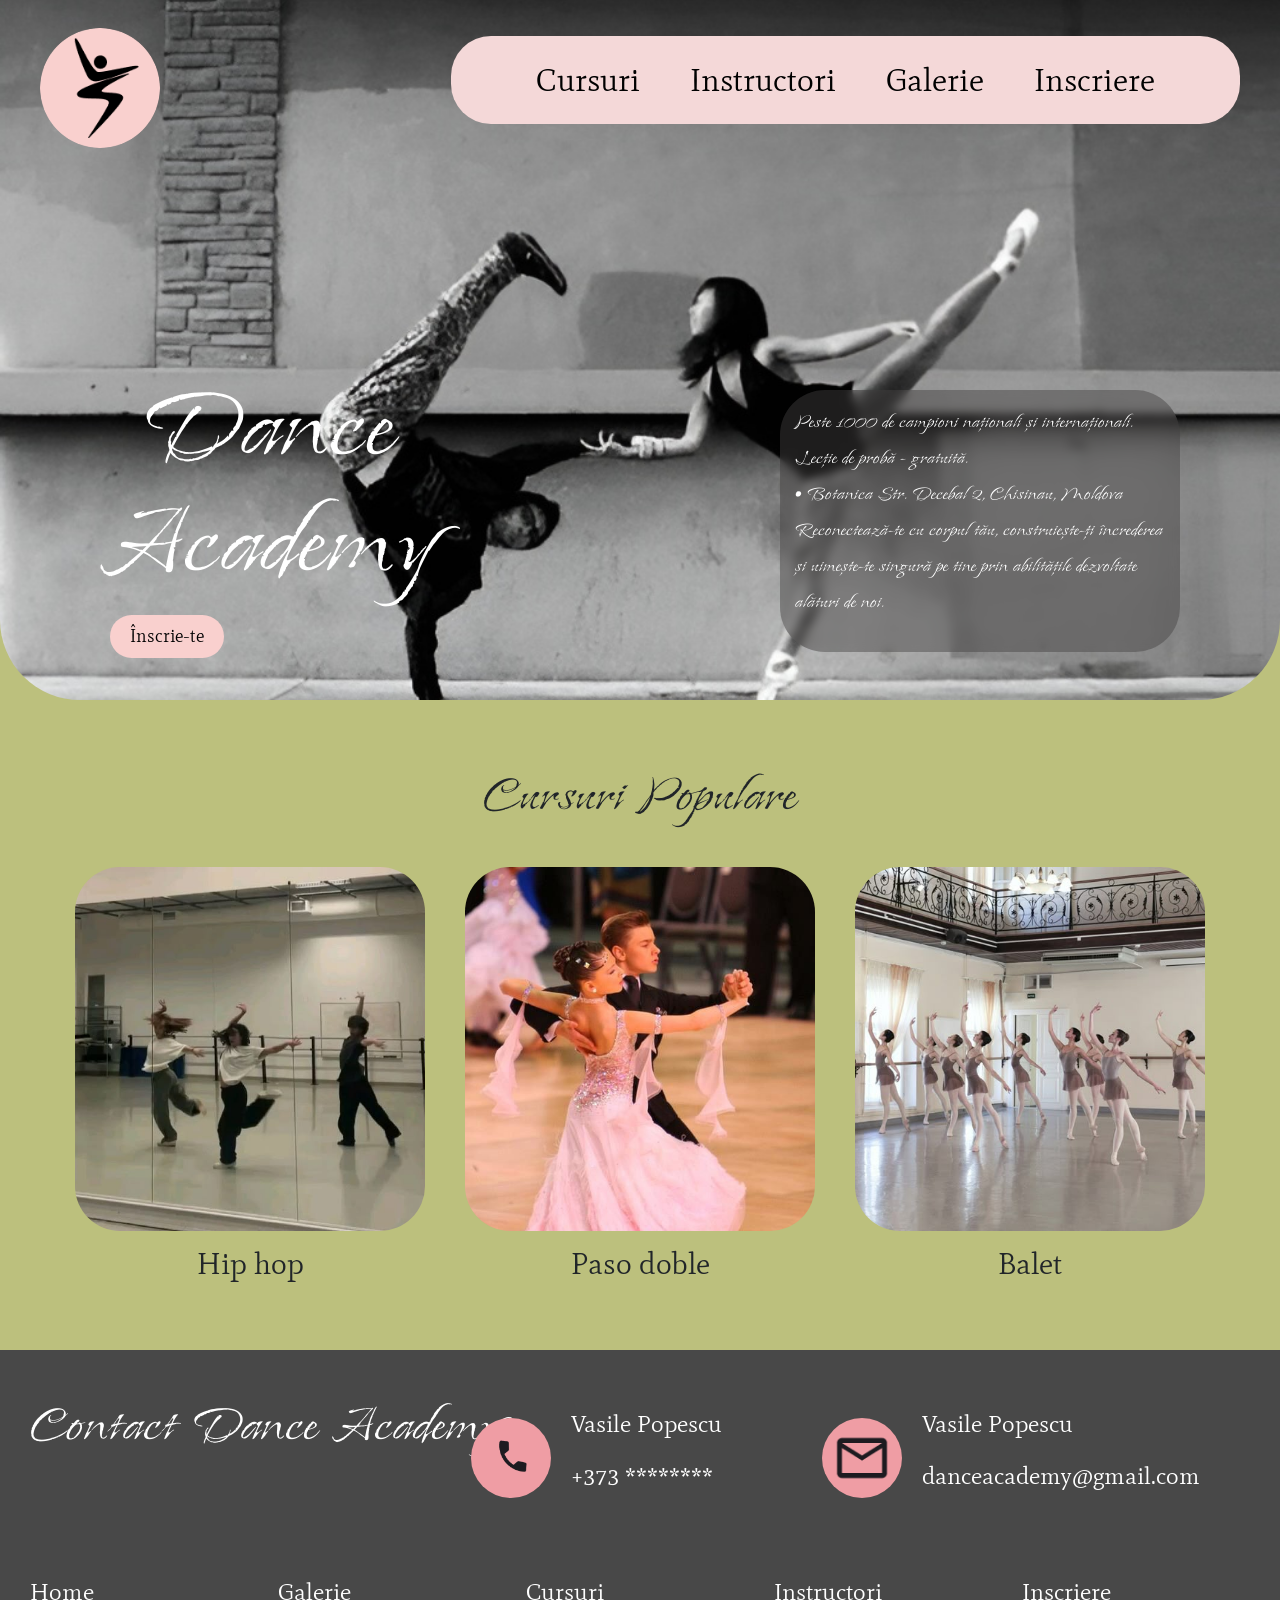
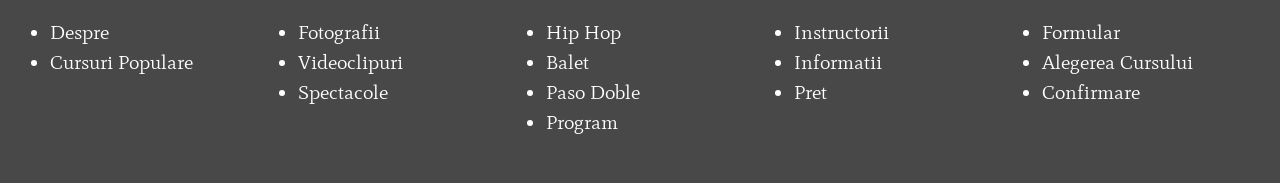
<file: index.html>
<!DOCTYPE html>
<html lang="ro">
<head>
    <meta charset="UTF-8">
    <meta name="viewport" content="width=device-width, initial-scale=1.0">
    <link rel="preconnect" href="https://fonts.googleapis.com">
    <link rel="preconnect" href="https://fonts.gstatic.com" crossorigin>
    <link href="https://fonts.googleapis.com/css2?family=Mate:ital@0;1&display=swap" rel="stylesheet">
    <link rel="preconnect" href="https://fonts.gstatic.com" crossorigin>
    <link href="https://fonts.googleapis.com/css2?family=Island+Moments&family=Mate:ital@0;1&display=swap" rel="stylesheet">
    <link rel="stylesheet" href="https://cdn.jsdelivr.net/npm/bootstrap@5.3.0/dist/css/bootstrap.min.css">
    <script src="js/script.js" defer></script>
    <script src="https://cdn.jsdelivr.net/npm/bootstrap@5.3.0/dist/js/bootstrap.bundle.min.js"></script>
    <title>Dance Academy</title>
    <link rel="stylesheet" href="style.css">
</head>
<body class="index">
    <header class="hero">
        <nav class="navbar">
             <div class="logo">
        <img src="assets/logo.png" alt="Dance Academy Logo">
    </div>
    <ul id="nav-menu">
        <li><a href="pages/cursuri.html">Cursuri</a></li>
        <li><a href="pages/instructori.html">Instructori</a></li>
        <li><a href="pages/galerie.html">Galerie</a></li>
        <li><a href="pages/inscriere.html">Inscriere</a></li>
    </ul>
   
   <button class="hamburger" id="hamburger">☰</button>
</nav>
        <div class="hero-content">
            <div class="left-text">
                <h1>Dance<br>Academy</h1>
                <a href="pages/inscriere.html" class="cta-btn">
                    Înscrie-te
                </a>
            </div>
            <div class="right-text">
                <p>
                Peste 1000 de campioni naționali și internaționali.
                Lecție de probă - gratuită.<br>
                 • Botanica Str. Decebal 2, Chisinau, Moldova
                Reconectează-te cu corpul tău, construiește-ți încrederea și uimește-te singură pe tine prin abilitățile dezvoltate alături de noi.     
                </p>
            </div>
        </div>
    </header>
    <main>
        <section class="courses">

            <h2>Cursuri Populare</h2>

            <div class="cards">

                <div class="card">
                    <img src="assets/img3.jpg"  alt="Hip hop" class="img-fluid">
                    <h3>Hip hop</h3>
                </div>

                <div class="card">
                    <img src="assets/img4.jpg" alt="Paso doble" class="img-fluid">
                    <h3>Paso doble</h3>
                </div>

                <div class="card">
                    <img src="assets/img5.jpg" alt="Balet" class="img-fluid">
                    <h3>Balet</h3>
                </div>

            </div>

        </section>

    </main>

    <footer>

        <div class="footer-title">
            Contact Dance Academy
        </div>

        

        <div class="contact-box">

    <div class="contact">
        <div class="circle">
            <img src="assets/phone.png" alt="Telefon">
        </div>

        <div class="contact-text">
            <p>Vasile Popescu</p>
            <p>+373 ********</p>
        </div>
    </div>

    <div class="contact">
        <div class="circle">
            <img src="assets/email.png" alt="Email">
        </div>

        <div class="contact-text">
            <p>Vasile Popescu</p>
            <p>danceacademy@gmail.com</p>
        </div>
    </div>

</div>
<br><br>
        <div class="footer-links">

            <div>
                <h4>Home</h4>
                <ul>
                    <li>Despre</li>
                    <li>Cursuri Populare</li>
                </ul>
            </div>

            <div>
                <h4>Galerie</h4>
                <ul>
                    <li>Fotografii</li>
                    <li>Videoclipuri</li>
                    <li>Spectacole</li>
                </ul>
            </div>

            <div>
                <h4>Cursuri</h4>
                <ul>
                    <li>Hip Hop</li>
                    <li>Balet</li>
                    <li>Paso Doble</li>
                    <li>Program</li>
                </ul>
            </div>

            <div>
                <h4>Instructori</h4>
                <ul>
                    <li>Instructorii</li>
                    <li>Informatii</li>
                    <li>Pret</li>
                </ul>
            </div>

            <div>
                <h4>Inscriere</h4>
                <ul>
                    <li>Formular</li>
                    <li>Alegerea Cursului</li>
                    <li>Confirmare</li>
                </ul>
            </div>

        </div>

    </footer>

</body>
</html>
</file>
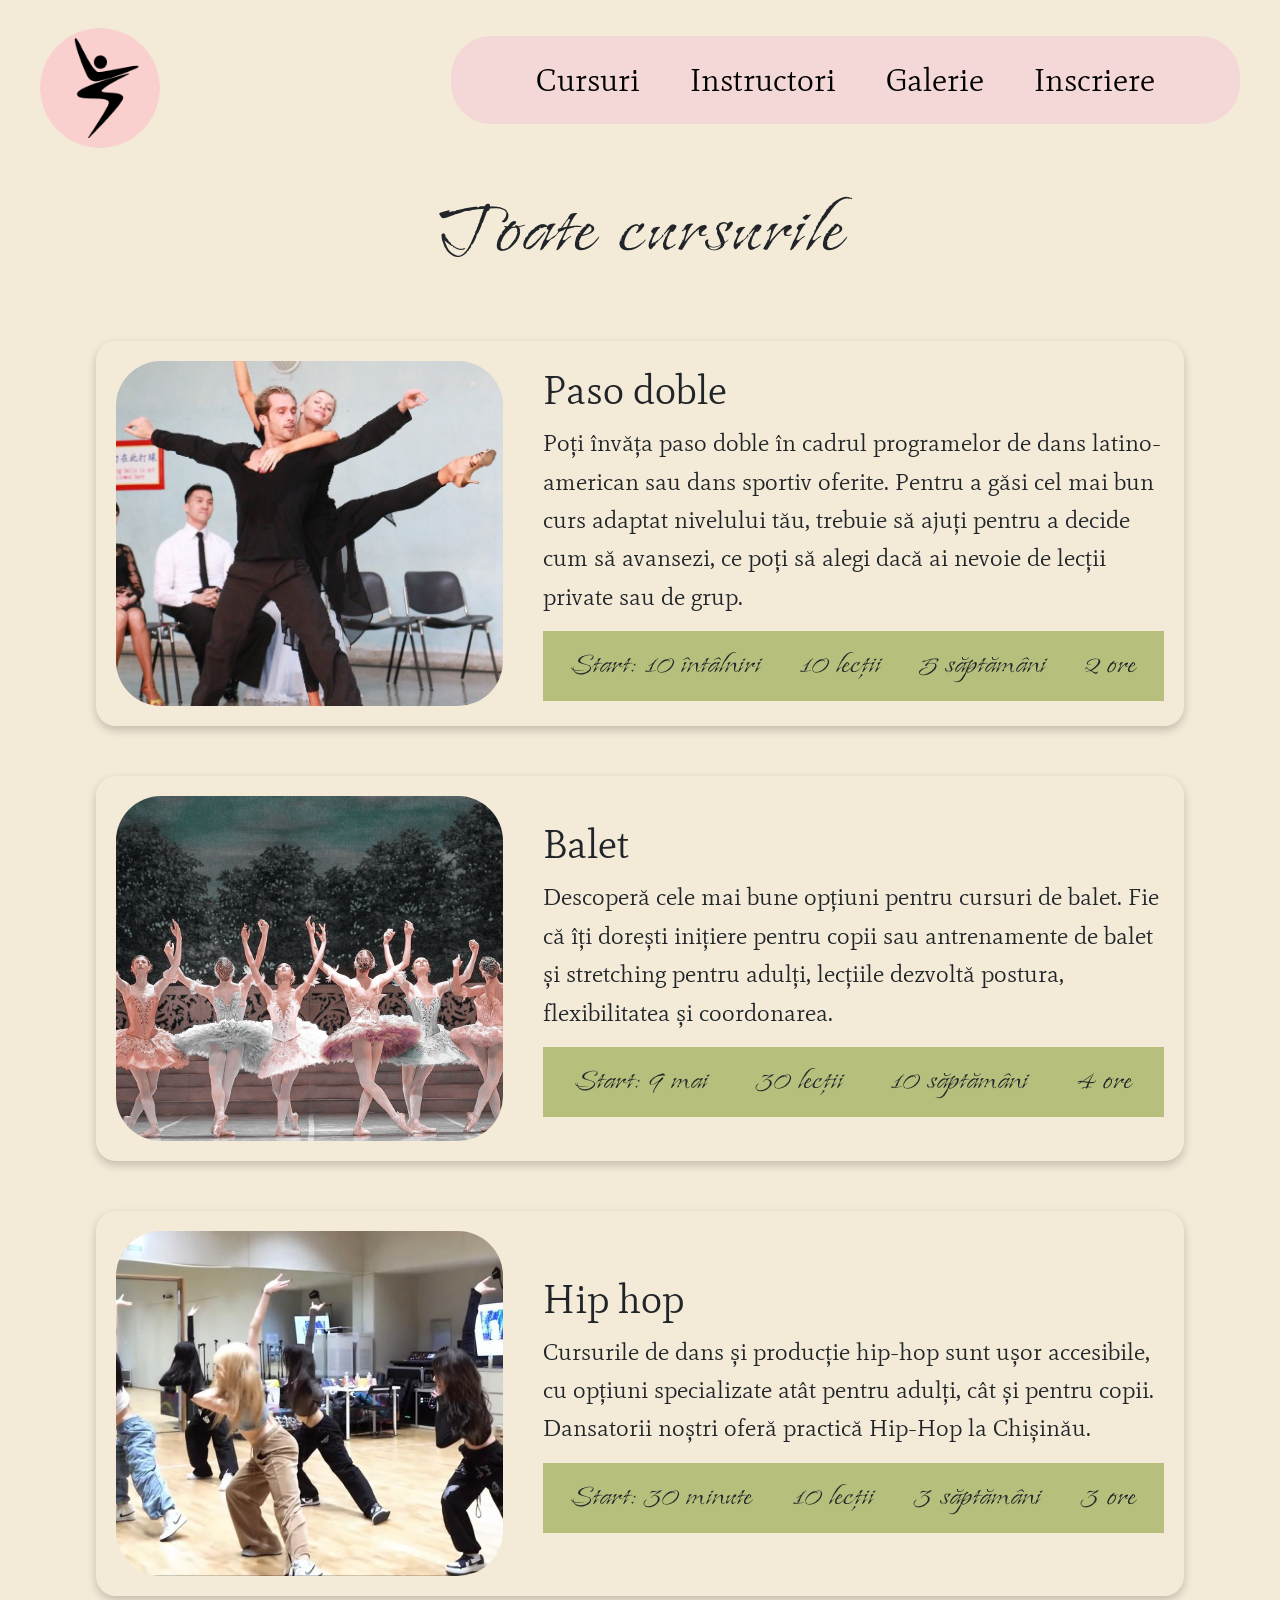
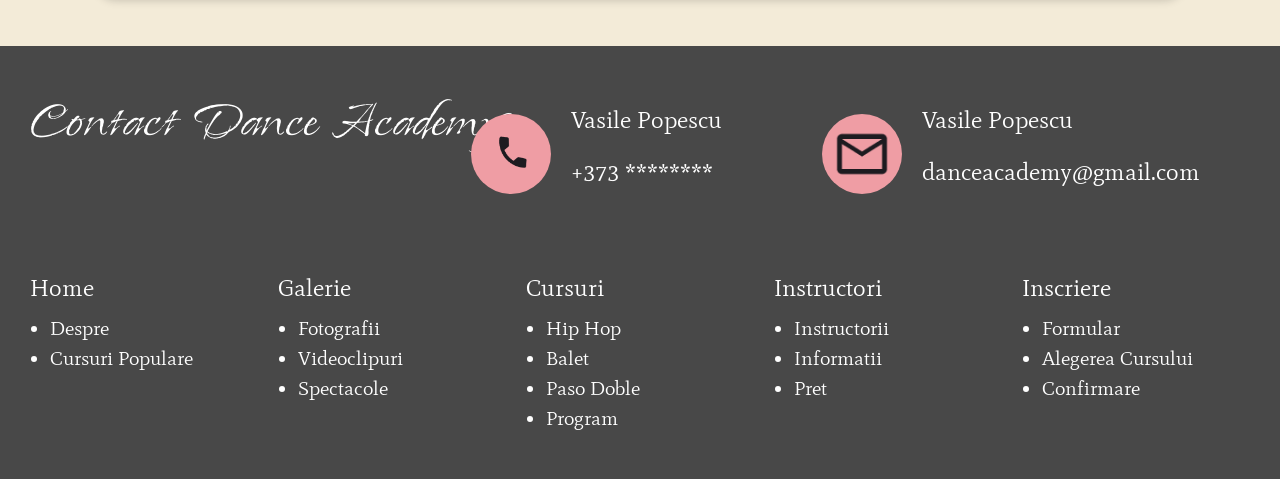
<file: pages/cursuri.html>
<!DOCTYPE html>
<html lang="ro">
<head>
    <meta charset="UTF-8">
    <meta name="viewport" content="width=device-width, initial-scale=1.0">
    <title>Cursuri - Dance Academy</title>
    <link rel="preconnect" href="https://fonts.googleapis.com">
    <link rel="preconnect" href="https://fonts.gstatic.com" crossorigin>
    <link href="https://fonts.googleapis.com/css2?family=Mate:ital@0;1&display=swap" rel="stylesheet">
    <link rel="preconnect" href="https://fonts.googleapis.com">
    <link href="https://fonts.googleapis.com/css2?family=Island+Moments&family=Mate:ital@0;1&display=swap" rel="stylesheet">
    <link rel="stylesheet" href="https://cdn.jsdelivr.net/npm/bootstrap@5.3.0/dist/css/bootstrap.min.css">
    <script src="../js/script.js" defer></script>
    <script src="https://cdn.jsdelivr.net/npm/bootstrap@5.3.0/dist/js/bootstrap.bundle.min.js"></script>
    <link rel="stylesheet" href="../style.css">
</head>
<body>
<header class="hero1">
     <nav class="navbar">
    <div class="logo">
            <a href="../index.html">
                <img src="../assets/logo.png" alt="Dance Academy Logo">
            </a>
        </div>
    <ul id="nav-menu">
        <li><a href="../pages/cursuri.html">Cursuri</a></li>
        <li><a href="../pages/instructori.html">Instructori</a></li>
        <li><a href="../pages/galerie.html">Galerie</a></li>
        <li><a href="../pages/inscriere.html">Inscriere</a></li>
    </ul>
   
   <button class="hamburger" id="hamburger">☰</button>
</nav>
</header>
<main>
    <h1>Toate cursurile</h1>
    <section class="course">
        <img src="../assets/img6.jpg" alt="Paso doble" class="img-fluid">
        <div class="content">
            <h2>Paso doble</h2>
            <p>
                Poți învăța paso doble în cadrul programelor de dans latino-american
                sau dans sportiv oferite. Pentru a găsi cel mai bun curs adaptat
                nivelului tău, trebuie să ajuți pentru a decide cum să avansezi,
                ce poți să alegi dacă ai nevoie de lecții private sau de grup.
            </p>
            <div class="info">
                <span>Start: 10 întâlniri</span>
                <span>10 lecții</span>
                <span>5 săptămâni</span>
                <span>2 ore</span>
            </div>
        </div>
    </section>
    <section class="course">
        <img src="../assets/img7.jpg" alt="Balet" class="img-fluid">
        <div class="content">
            <h2>Balet</h2>
            <p>
                Descoperă cele mai bune opțiuni pentru cursuri de balet.
                Fie că îți dorești inițiere pentru copii sau antrenamente de balet
                și stretching pentru adulți, lecțiile dezvoltă postura, flexibilitatea
                și coordonarea.
            </p>
            <div class="info">
                <span>Start: 9 mai</span>
                <span>30 lecții</span>
                <span>10 săptămâni</span>
                <span>4 ore</span>
            </div>
        </div>
    </section>
    <section class="course">
        <img src="../assets/img8.jpg" alt="Hip Hop" class="img-fluid">
        <div class="content">
            <h2>Hip hop</h2>
            <p>
                Cursurile de dans și producție hip-hop sunt ușor accesibile,
                cu opțiuni specializate atât pentru adulți, cât și pentru copii.
                Dansatorii noștri oferă practică Hip-Hop la Chișinău.
            </p>
            <div class="info">
                <span>Start: 30 minute</span>
                <span>10 lecții</span>
                <span>3 săptămâni</span>
                <span>3 ore</span>
            </div>
        </div>
    </section>
</main>
<footer>
        <div class="footer-title">
            Contact Dance Academy
        </div>
        <div class="contact-box">
    <div class="contact">
        <div class="circle">
            <img src="../assets/phone.png" alt="Telefon">
        </div>
        <div class="contact-text">
            <p>Vasile Popescu</p>
            <p>+373 ********</p>
        </div>
    </div>
    <div class="contact">
        <div class="circle">
            <img src="../assets/email.png" alt="Email">
        </div>
        <div class="contact-text">
            <p>Vasile Popescu</p>
            <p>danceacademy@gmail.com</p>
        </div>
    </div>
</div>
<br><br>
        <div class="footer-links">
            <div>
                <h4>Home</h4>
                <ul>
                    <li>Despre</li>
                    <li>Cursuri Populare</li>
                </ul>
            </div>
            <div>
                <h4>Galerie</h4>
                <ul>
                    <li>Fotografii</li>
                    <li>Videoclipuri</li>
                    <li>Spectacole</li>
                </ul>
            </div>
            <div>
                <h4>Cursuri</h4>
                <ul>
                    <li>Hip Hop</li>
                    <li>Balet</li>
                    <li>Paso Doble</li>
                    <li>Program</li>
                </ul>
            </div>
            <div>
                <h4>Instructori</h4>
                <ul>
                    <li>Instructorii</li>
                    <li>Informatii</li>
                    <li>Pret</li>
                </ul>
            </div>
            <div>
                <h4>Inscriere</h4>
                <ul>
                    <li>Formular</li>
                    <li>Alegerea Cursului</li>
                    <li>Confirmare</li>
                </ul>
            </div>
        </div>
    </footer>
</body>
</html>
</file>
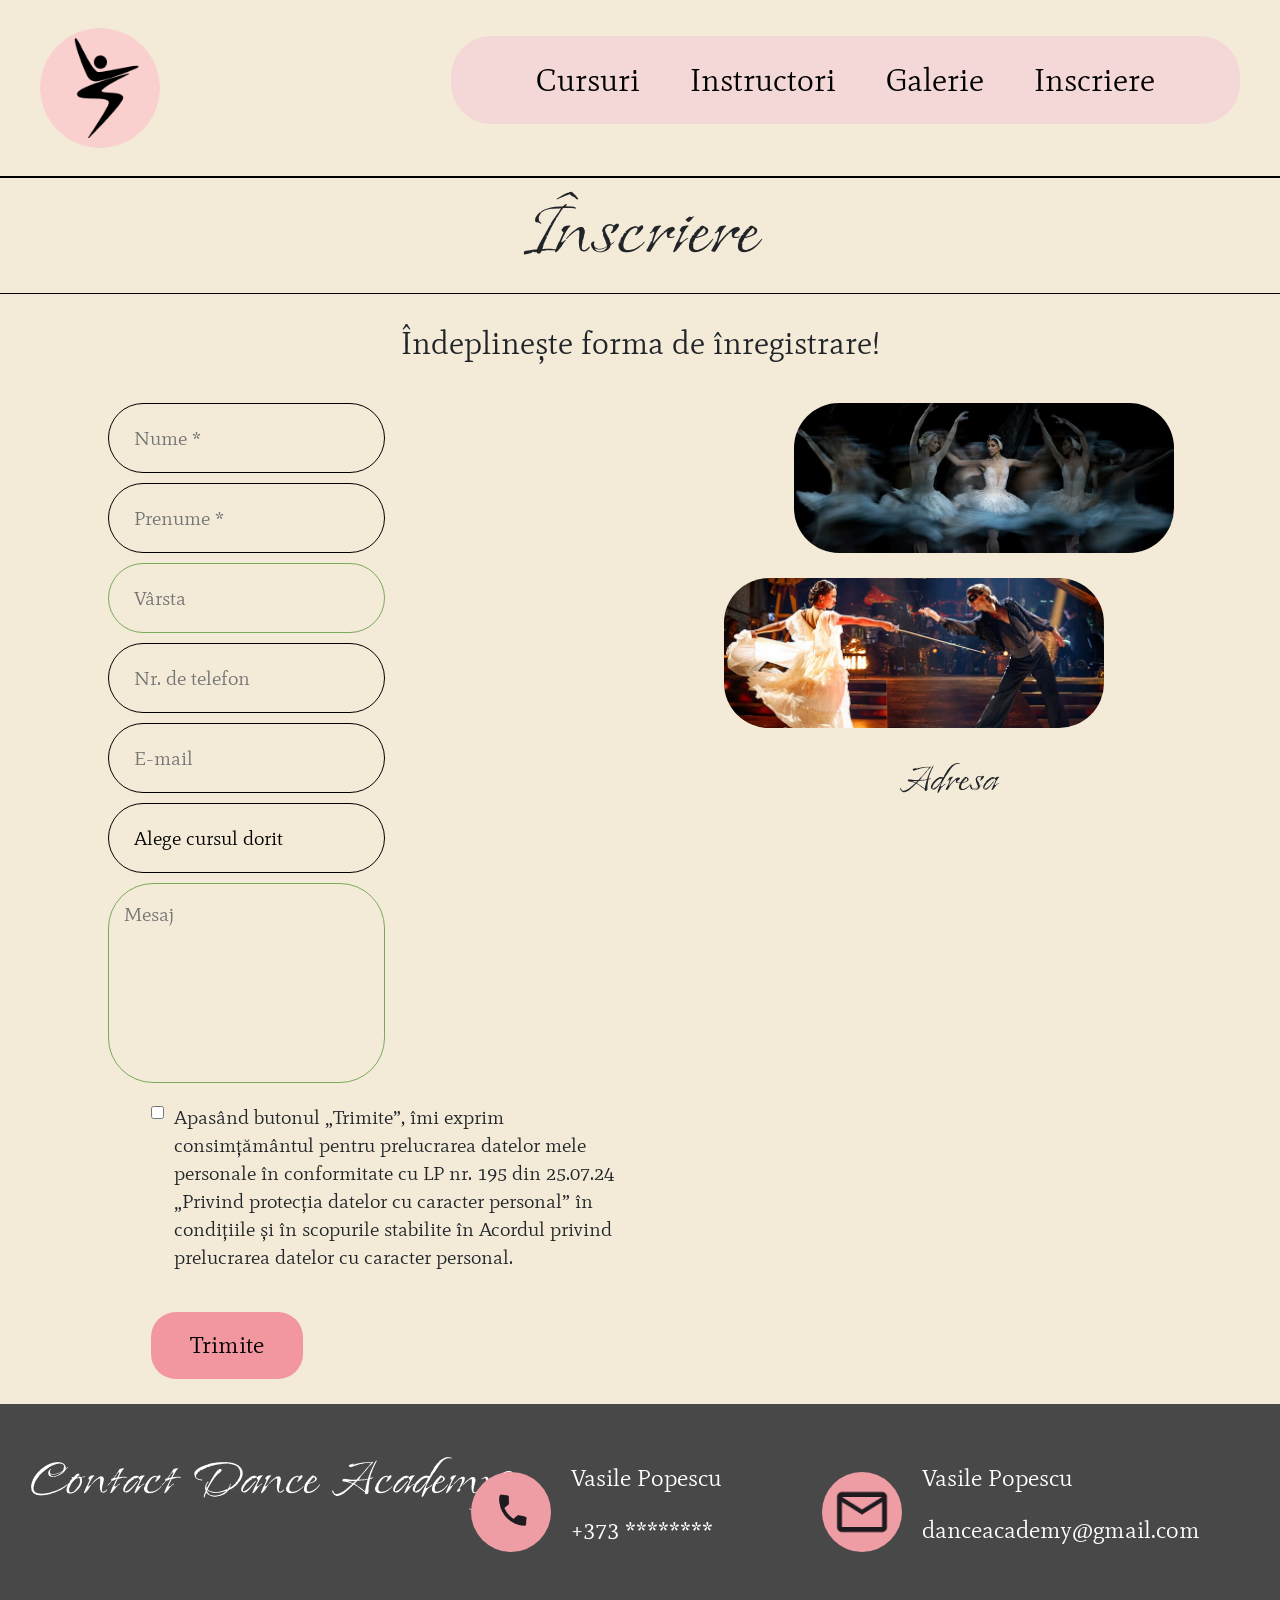
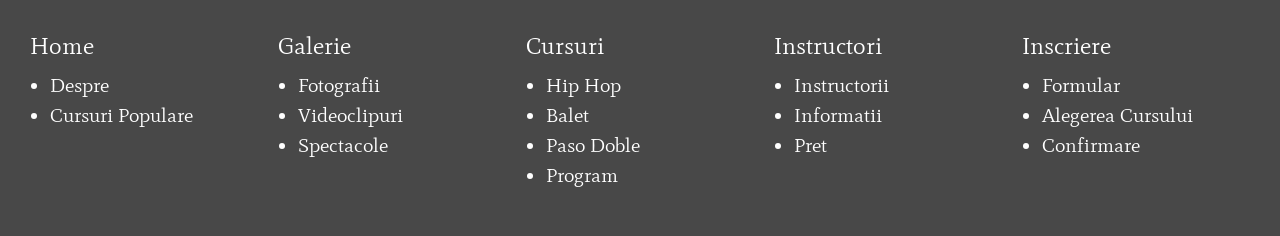
<file: pages/inscriere.html>
<!DOCTYPE html>
<html lang="ro">
<head>
    <meta charset="UTF-8">
    <meta name="viewport" content="width=device-width, initial-scale=1.0">
    <title>Cursuri - Dance Academy</title>
    <link rel="preconnect" href="https://fonts.googleapis.com">
    <link rel="preconnect" href="https://fonts.gstatic.com" crossorigin>
    <link href="https://fonts.googleapis.com/css2?family=Mate:ital@0;1&display=swap" rel="stylesheet">
    <link rel="preconnect" href="https://fonts.gstatic.com" crossorigin>
    <link href="https://fonts.googleapis.com/css2?family=Island+Moments&family=Mate:ital@0;1&display=swap" rel="stylesheet">
    <link rel="stylesheet" href="https://cdn.jsdelivr.net/npm/bootstrap@5.3.0/dist/css/bootstrap.min.css">
    <script src="../js/script.js" defer></script>
    <script src="https://cdn.jsdelivr.net/npm/bootstrap@5.3.0/dist/js/bootstrap.bundle.min.js"></script>
    <link rel="stylesheet" href="../style.css">
</head>
<body>
<header class="hero1">
     <nav class="navbar">
        <div class="logo">
            <a href="../index.html">
                <img src="../assets/logo.png" alt="Dance Academy Logo">
            </a>
        </div>
    <ul id="nav-menu">
        <li><a href="../pages/cursuri.html">Cursuri</a></li>
        <li><a href="../pages/instructori.html">Instructori</a></li>
        <li><a href="../pages/galerie.html">Galerie</a></li>
        <li><a href="../pages/inscriere.html">Inscriere</a></li>
    </ul>
   
   <button class="hamburger" id="hamburger">☰</button>
</nav>
</header>

<main>

    <section class="inscriere">
    <h1>Înscriere</h1>
    <h2>Îndeplinește forma de înregistrare!</h2>
    <div class="container">
        <form  action="https://api.sheetmonkey.io/form/aAzYVN1PEyrHw4P8gwWdzr" method="post">
        <div class="formular">
            <input type="text" name="Nume" placeholder="Nume *" required minlength="2">
            <input type="text" name="Prenume" placeholder="Prenume *" required minlength="2">
            <input type="number" name="Varsta" placeholder="Vârsta" min="3" max="99">
            <input type="tel" name="Telefon" placeholder="Nr. de telefon" required pattern="[0-9]{8,10}">
            <input type="email" name="Email" placeholder="E-mail" required>
            <select name="Curs" required>
                <option value="">Alege cursul dorit</option>
                <option value="hiphop">Hip Hop</option>
                <option value="balet">Balet</option>
                <option value="paso">Paso Doble</option>
            </select>
            <textarea name="mesaj" placeholder="Mesaj"></textarea>
        
        </div>
<div class="check">

        <input type="checkbox" name="gdpr" required>
        <p>
            Apasând butonul „Trimite”, îmi exprim consimțământul pentru prelucrarea datelor 
            mele personale în conformitate cu LP nr. 195 din 25.07.24 „Privind protecția datelor
             cu caracter personal” în condițiile și în scopurile stabilite în Acordul privind 
             prelucrarea datelor cu caracter personal.
        </p>
    </div>
    <button class="btn-trimite">Trimite</button>
    </form>
        <div class="imagini">

            <div class="img1">
                <img src="../assets/dance1.jpg" alt="">
            </div>

            <div class="img2">
                <img src="../assets/dance2.jpg" alt="">
            </div>

            <h3>Adresa</h3>

            <div class="map-container">
                <iframe
                    src="https://www.google.com/maps/embed?pb=!1m18!1m12!1m3!1d87038.99712744022!2d28.76400308183236!3d47.02122017912845!2m3!1f0!2f0!3f0!3m2!1i1024!2i768!4f13.1!3m3!1m2!1s0x40c97cf962faf8e9%3A0xc7d1390fe947f61e!2sPassion%20Dance%20-%20%C8%98coal%C4%83%20de%20dansuri!5e0!3m2!1sen!2s!4v1781242455247!5m2!1sen!2s" width="600" height="450" style="border:0;" allowfullscreen="" loading="lazy" referrerpolicy="no-referrer-when-downgrade"></iframe>
            </div>
        </div>
    </div>

</section>
</main>
<footer>

        <div class="footer-title">
            Contact Dance Academy
        </div>
        <div class="contact-box">
    <div class="contact">
        <div class="circle">
            <img src="../assets/phone.png" alt="Telefon">
        </div>
        <div class="contact-text">
            <p>Vasile Popescu</p>
            <p>+373 ********</p>
        </div>
    </div>

    <div class="contact">
        <div class="circle">
            <img src="../assets/email.png" alt="Email">
        </div>

        <div class="contact-text">
            <p>Vasile Popescu</p>
            <p>danceacademy@gmail.com</p>
        </div>
    </div>

</div>
<br><br>
        <div class="footer-links">

            <div>
                <h4>Home</h4>
                <ul>
                    <li>Despre</li>
                    <li>Cursuri Populare</li>
                </ul>
            </div>

            <div>
                <h4>Galerie</h4>
                <ul>
                    <li>Fotografii</li>
                    <li>Videoclipuri</li>
                    <li>Spectacole</li>
                </ul>
            </div>

            <div>
                <h4>Cursuri</h4>
                <ul>
                    <li>Hip Hop</li>
                    <li>Balet</li>
                    <li>Paso Doble</li>
                    <li>Program</li>
                </ul>
            </div>

            <div>
                <h4>Instructori</h4>
                <ul>
                    <li>Instructorii</li>
                    <li>Informatii</li>
                    <li>Pret</li>
                </ul>
            </div>

            <div>
                <h4>Inscriere</h4>
                <ul>
                    <li>Formular</li>
                    <li>Alegerea Cursului</li>
                    <li>Confirmare</li>
                </ul>
            </div>

        </div>

    </footer>
</body>
</html>
</file>
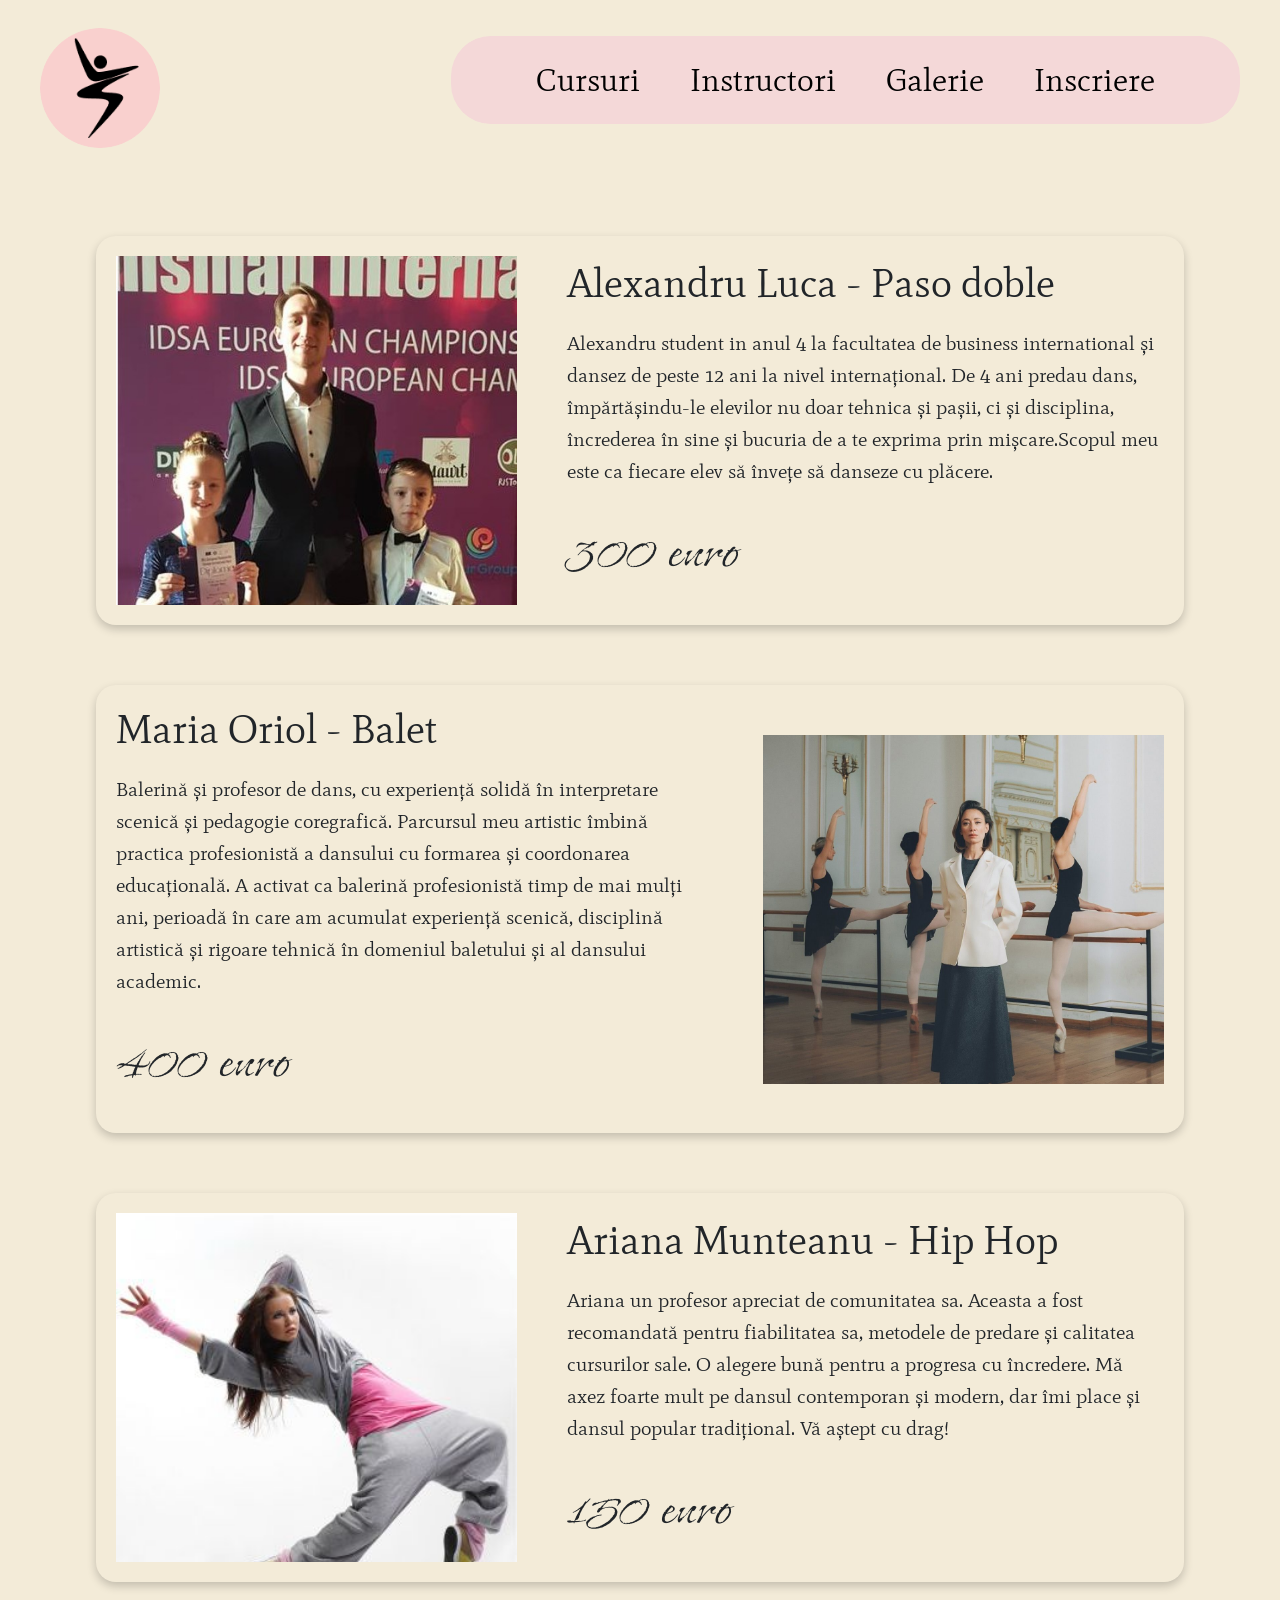
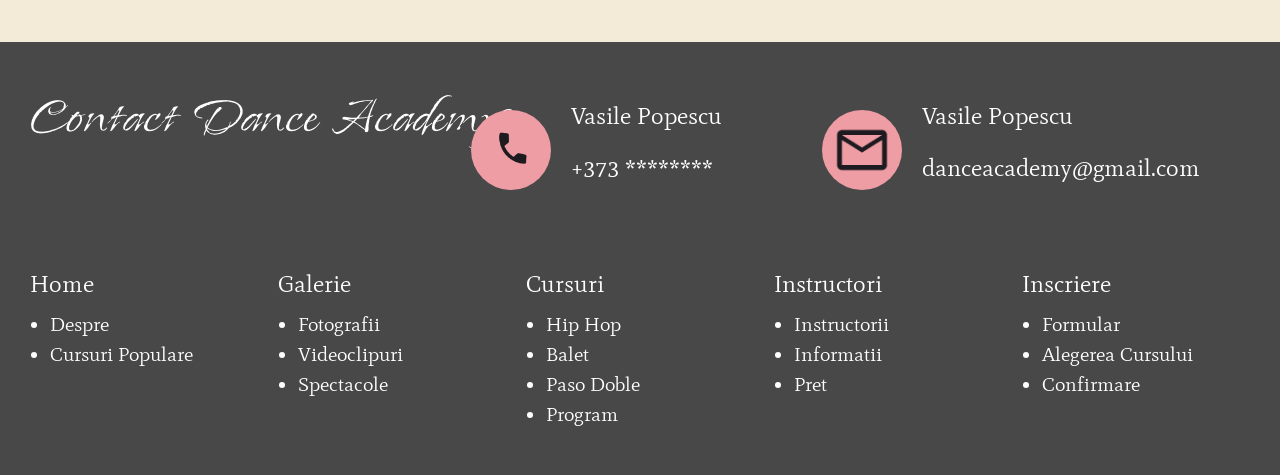
<file: pages/instructori.html>
<!DOCTYPE html>
<html lang="ro">
<head>
    <meta charset="UTF-8">
    <meta name="viewport" content="width=device-width, initial-scale=1.0">
    <title>Cursuri - Dance Academy</title>
    <link rel="preconnect" href="https://fonts.googleapis.com">
    <link rel="preconnect" href="https://fonts.gstatic.com" crossorigin>
    <link href="https://fonts.googleapis.com/css2?family=Mate:ital@0;1&display=swap" rel="stylesheet">
    <link rel="preconnect" href="https://fonts.gstatic.com" crossorigin>
    <link href="https://fonts.googleapis.com/css2?family=Island+Moments&family=Mate:ital@0;1&display=swap" rel="stylesheet">
    <link rel="stylesheet" href="https://cdn.jsdelivr.net/npm/bootstrap@5.3.0/dist/css/bootstrap.min.css">
    <script src="../js/script.js" defer></script>
    <script src="https://cdn.jsdelivr.net/npm/bootstrap@5.3.0/dist/js/bootstrap.bundle.min.js"></script>
    <link rel="stylesheet" href="../style.css">
</head>
<body>
<header class="hero1">
     <nav class="navbar">
             <div class="logo">
            <a href="../index.html">
                <img src="../assets/logo.png" alt="Dance Academy Logo">
            </a>
        </div>
    <ul id="nav-menu">
        <li><a href="../pages/cursuri.html">Cursuri</a></li>
        <li><a href="../pages/instructori.html">Instructori</a></li>
        <li><a href="../pages/galerie.html">Galerie</a></li>
        <li><a href="../pages/inscriere.html">Inscriere</a></li>
    </ul>
   
   <button class="hamburger" id="hamburger">☰</button>
</nav>
</header>
<main>

    <section class="instructor">
        <img src="../assets/img9.jpeg" alt="Alexandru Luca" class="img-fluid">

        <div class="text">
            <h2>Alexandru Luca - Paso doble</h2>
            <p>
                Alexandru student in anul 4 la facultatea de business international  și dansez de peste 12 ani la nivel internațional. De 4 ani predau dans, împărtășindu-le elevilor nu doar tehnica și pașii, ci și disciplina, încrederea în sine și bucuria de a te exprima prin mișcare.Scopul meu este ca fiecare elev să învețe să danseze cu plăcere.
            </p>
            <span>300 euro</span>
        </div>
    </section>

    <section class="instructor reverse">
        <div class="text">
            <h2>Maria Oriol - Balet</h2>
            <p>
                Balerină și profesor de dans, cu experiență solidă în interpretare scenică și pedagogie coregrafică. Parcursul meu artistic îmbină practica profesionistă a dansului cu formarea și coordonarea educațională. A activat ca balerină profesionistă timp de mai mulți ani, perioadă în care am acumulat experiență scenică, disciplină artistică și rigoare tehnică în domeniul baletului și al dansului academic.
            </p>
            <span>400 euro</span>
        </div>

        <img src="../assets/img10.jpg" alt="Maria Oriol" class="img-fluid">
    </section>

    <section class="instructor">
        <img src="../assets/img11.jpg" alt="Ariana Munteanu" class="img-fluid">

        <div class="text">
            <h2>Ariana Munteanu - Hip Hop</h2>
            <p>
                Ariana un profesor apreciat de comunitatea sa. Aceasta a fost recomandată pentru fiabilitatea sa, metodele de predare și calitatea cursurilor sale. O alegere bună pentru a progresa cu încredere.
                Mă axez foarte mult pe dansul contemporan și modern, dar îmi place și dansul popular tradițional. Vă aștept cu drag!
            </p>
            <span>150 euro</span>
        </div>
    </section>

</main>
<footer>

        <div class="footer-title">
            Contact Dance Academy
        </div>
        <div class="contact-box">
    <div class="contact">
        <div class="circle">
            <img src="../assets/phone.png" alt="Telefon">
        </div>
        <div class="contact-text">
            <p>Vasile Popescu</p>
            <p>+373 ********</p>
        </div>
    </div>

    <div class="contact">
        <div class="circle">
            <img src="../assets/email.png" alt="Email">
        </div>

        <div class="contact-text">
            <p>Vasile Popescu</p>
            <p>danceacademy@gmail.com</p>
        </div>
    </div>

</div>
<br><br>
        <div class="footer-links">

            <div>
                <h4>Home</h4>
                <ul>
                    <li>Despre</li>
                    <li>Cursuri Populare</li>
                </ul>
            </div>

            <div>
                <h4>Galerie</h4>
                <ul>
                    <li>Fotografii</li>
                    <li>Videoclipuri</li>
                    <li>Spectacole</li>
                </ul>
            </div>

            <div>
                <h4>Cursuri</h4>
                <ul>
                    <li>Hip Hop</li>
                    <li>Balet</li>
                    <li>Paso Doble</li>
                    <li>Program</li>
                </ul>
            </div>

            <div>
                <h4>Instructori</h4>
                <ul>
                    <li>Instructorii</li>
                    <li>Informatii</li>
                    <li>Pret</li>
                </ul>
            </div>

            <div>
                <h4>Inscriere</h4>
                <ul>
                    <li>Formular</li>
                    <li>Alegerea Cursului</li>
                    <li>Confirmare</li>
                </ul>
            </div>

        </div>

    </footer>
</body>
</html>
</file>
<file: style.css>
:root{
    --color-primary:#bcc07d;
    --color-secondary:#F9D0CE;
    --font-main:"Mate", serif;
}
*{
    margin:0;
    padding:0;
    box-sizing:border-box;
}
.index{
    background:var(--color-primary);
    font-family:var(--font-main);
}
.hero{
    height:700px;
    background:url("assets/img2.jpg") center/cover no-repeat;
    border-bottom-left-radius:80px;
    border-bottom-right-radius:80px;
    padding:20px 40px;
}
.hero1{
   padding:20px 40px; 
}
.navbar{
    display:flex;
    justify-content:space-between;
    align-items:center;
}
.logo {
    border-radius: 50%;
    width: 120px;
    height: 120px;
}
.logo img {
    width:120px;
    height:120px;
    border-radius: 50%;
    object-fit: cover;
}
#nav-menu{
    list-style:none;
    display:flex;
    gap:50px;
    background:#f4d8d8;
    padding:20px 85px;
    border-radius:40px;
}
#nav-menu a{
    text-decoration:none;
    color:black;
    font-size:32px;
}
#nav-menu a:hover {
    color: #4d6b38;
    font-weight: bold;
    transition: 0.2s;
}
.hero-content{
    display:flex;
    justify-content:space-between;
    margin-top:20px;
    color:white;
}
.cta-btn{
    display:inline-block;
    margin-top:20px;
    padding:10px 25px;
    background:#f4d8d8;
    color:black;
    text-decoration:none;
    border-radius:20px;
}
.right-text{
    width:350px;
    font-size:18px;
    text-align:left;
}
.courses{
    text-align:center;
    padding:50px 20px;
}
.courses h2{
    font-family:"Island Moments", cursive;
    font-size:64px;
    margin-bottom:40px;
}

.cards{
    display:flex;
    justify-content:center;
    gap:40px;
    flex-wrap:wrap;
}

.card{
    width:350px;
    background:none;
    border:none;
}

.card img{
    height:350px;
    object-fit:cover;
    border-radius:25px;
}

.card h3{
    margin-top:15px;
    font-size:28px;
}

.left-text h1{
    font-family: "Island Moments", cursive;
    color:white;
    font-size:128px;
    font-weight:40;
    margin-top:180px;
    animation:slideIn 2s ease;
    line-height:0.9;
}
@keyframes slideIn{
    from{
        opacity:0;
        transform:translateX(-30px);
    }
    to{
        opacity:1;
        transform:translateX(0);
    }
}
.cta-btn{
    display:inline-block;
    margin-top:10px;
    padding:8px 20px;
    background:#F9D0CE;
    color:black;
    text-decoration:none;
    border-radius:45px;
    font-size:18px;
    transition:0.3s;
    margin-left:10px;
}
.cta-btn:hover{
    transform:scale(1.05);
}
.hero-content{
    display:flex;
    justify-content:space-between;
    align-items:center;
    height:500px;
    padding:0 60px;
}

.right-text{
    font-family: "Island Moments", cursive;
    font-size:24px;
    width:400px;
    color:#ffffff;
    background:rgba(68, 66, 66, 0.451);
    padding:15px;
    border-radius:45px;
    backdrop-filter:blur(5px);
    margin-top:190px;
    animation:fadeIn 3s ease;
}
.courses{
    padding:60px 50px;
}
.courses h2{
    text-align:center;
    font-family: "Island Moments", cursive;
    font-size:64px;
    margin-bottom:30px;
}
.cards{
    display:flex;
    justify-content:center;
    gap:40px;
    flex-wrap:wrap;
    font-family:"Mate", serif;
    font-size:36px;
}
.card{
    text-align:center;
}
.card img{
    width:364px;
    height:364px;
    object-fit:cover;


    border-radius:45px;
}
.card h3{
    margin-top:15px;
    font-size:30px;
    font-weight:400;
}
body{
    font-family: "Mate", serif;
    background:#F3EBD8;
}
/*Cursuri*/
h1{
    text-align:center;
    margin:0px 0;
    font-family: "Island Moments", cursive;
    font-size: 96px;
}
.course{
    width:85%;
    margin:50px auto;
    font-size: 24px;
    display:flex;
    gap:40px;
    align-items:center;
}
.course img{
    width:387px;
    height:345px;
    object-fit:cover;
    border-radius:45px;
}
.content{
    flex:1;
}
.content h2{
    margin-bottom:10px;
    font-size:40px;
    font-weight:400;
}
.content p{
    line-height:1.6;
    margin-bottom:15px;
    font-size: 24px;
}
.info{
    background:#b7bf7d;
    display:flex;
    justify-content:space-around;
    padding:8px;
    font-family: "Island Moments", cursive;
    font-size: 36px;
}
/*Instructori*/
.instructor{
    width:85%;
    margin:60px auto;
    display:flex;
    align-items:center;
    gap:50px;
}
.reverse{
    justify-content:space-between;
}
.instructor img{
    width:401px;
    height:349px;
    object-fit:cover;
}
.text{
    flex:1;
}
.text h2{
    font-size:40px;
    margin-bottom:20px;
    font-weight:normal;
}
.text p{
    font-size:20px;
    line-height:1.6;
    margin-bottom:20px;
}
.text span{
    font-family: "Island Moments", cursive;
    font-size:64px;
}
.course img{
    width:387px;
    height:345px;
    object-fit:cover;
    border-radius:45px;
}
.content h2{
    margin-bottom:10px;
    font-size:40px;
    font-weight:400;
}
.content p{
    line-height:1.6;
    margin-bottom:15px;
    font-size: 24px;
}
.course,
.instructor{
    box-shadow:0 4px 10px rgba(0,0,0,0.2);
    transition:0.3s;
    padding:20px;
    border-radius:20px;
}
.course:hover,
.instructor:hover{
    transform:translateY(-5px);
}
/*Galerie*/
.galerie-title{
    width: 100%;
    text-align: center;
    border-top: 1px solid #000000;
    border-bottom: 2px solid #000000;
}
.galerie-title h1{
    margin: 0;
  font-family: "Island Moments", cursive;
    font-size: 96px;
}
.gallery{
    text-align:center;
    border-top:1px solid #999;
}
.gallery h2{
    font-family: "Island Moments", cursive;
    font-size:50px;
    margin:20px 0;
    padding-top:0px;
}
.photos,
.videos,
.shows{
    width:90%;
    margin:20px auto 40px;
    display:flex;
    justify-content:space-between;
}
.photos img,
.shows img{
    width: 385px;;
    height:345px;
    object-fit:cover;
    border-radius:18px;
}
.videos img{
    width:100%;
    height:220px;
    border-radius:38px;
    object-fit:cover;
}
/*Inscriere*/
.inscriere h1{
    width: 100%;
    text-align: center;
    border-top: 2px solid #000000;
    border-bottom: 1px solid #000000;
}
.inscriere h2{
    text-align:center;
    font-weight:400;
    margin:30px 0 40px;
}
.container{
    width:85%;
    margin:auto;
    display:flex;
    justify-content:space-between;
    gap:40px;
}
.formular{
    width:48%;
    display:flex;
    flex-direction:column;
    gap:10px;
}
.formular input,
.formular select{
    font-family:"Mate", serif;
    height:70px;
    border:1px solid #000000;
    border-radius:45px;
    background:transparent;
    padding:0 25px;
    font-size:20px;
}
.formular select{
    appearance:none;
    -webkit-appearance:none;
    -moz-appearance:none;
    background-repeat:no-repeat;
 background-position:right 10px center;
    background-size:20px;
}
.formular textarea{
    height:200px;
    border:1px solid #000000;
    border-radius:45px;
    background:transparent;
    padding:15px;
    resize:none;
    font-family:"Mate", serif;
    font-size:20px;
}
.formular input:focus,
.formular select:focus,
.formular textarea:focus{
    outline:none;
    border:2px solid #F297A0;
}
.formular input:valid,
.formular textarea:valid{
    border-color:#7ca85c;
}
.check{
    width:85%;
    margin:20px auto;
    display:flex;
    align-items:flex-start;
    gap:10px;
}
.check input{
    margin-top:3px;
}
.check p{
    font-size:20px;
    line-height:1.4;
    width:100%;
}
.btn-trimite{
    width:152px;
    height:67px;
    border:none;
    border-radius:25px;
    background:#F297A0;
    font-size:24px;
    cursor:pointer;
    margin-left:7.5%;
    margin-top:5px;
    margin-bottom: 25px;
}
.btn-trimite:hover{
    background:#e57d88;
    transform:scale(1.05);
    transition:0.3s;
}
.imagini{
    width:42%;
    display:flex;
    flex-direction:column;
    align-items:center;
}
.img1,
.img2{
    width:100%;
    max-width:380px;
}
.img1{
 margin-left:70px;    
 margin-bottom:25px;
}
.img2{
  margin-right:70px;     
  margin-bottom:25px;
}


.img1 img{
    width:100%;
    height:150px;
    object-fit:cover;
    border-radius:45px;
    display:block;
}
.img2 img{
    width:100%;
    height:150px;
    object-fit:cover;
    border-radius:45px;
    display:block;
}
.imagini h3{
    font-family: "Island Moments", cursive;
    font-size:48px;
    font-weight:400;
    margin-bottom:15px;
}
.map-container{
    width:564px;
    overflow:hidden;
    border-radius:25px;
    height: 267px;
}
.map-container iframe{
    display:block;
}
footer{
    background:#484848;
    color:white;
    padding:30px;
}
.footer-title{
    font-family: "Island Moments", cursive;
    color:white;
    font-size:128px;
    font-weight:400;
    font-size:64px;
    margin-bottom:20px;
}
.contact-box{
    display:flex;
    justify-content:flex-end;
    gap:100px;
    margin-right:50px;
    margin-top:-90px;
}
.contact{
    display:flex;
    align-items:center;
    gap:20px;
}
.circle{
    width:80px;
    height:80px;
    background:#ef9da4;
    border-radius:50%;
    display:flex;
    justify-content:center;
    align-items:center;
}
.circle img{
    width:60px;
    height:60px;
    object-fit:contain;
}
.contact-text{
    color:white;
    font-size:24px;
}
.footer-links {
    display: grid;
    grid-template-columns: repeat(5, 1fr);
    gap: 20px;
    font-size: 20px;
    margin-top: 20px;
}
.footer-links h4{
    margin-bottom:10px;
}
.footer-links ul{
    list-style:disc;
    padding-left:20px;
}
@keyframes fadeIn{
    from{
        opacity:0;
    }
    to{
        opacity:1;
    }
}
img{
    max-width:100%;
    height:auto;
}
.videos img{
    max-width:100%;
}

.hamburger{
    display:none;
    font-size:45px;
    border:none;
    border-radius: 8px;
    background:#F9D0CE;
    cursor:pointer;
    margin-left:auto;
}

@media (max-width:1200px){
    .hero{
        height:700px;
    }
    .hero1{
        padding:20px 40px; 
    }
    .hero-content{
        padding:0 40px;
    }
    .left-text h1{
        font-size:110px;
    }
    .cards{
        gap:25px;
    }
    .footer-title{
        font-size:60px;
    }
    .card img,
    .course img,
    .instructor img{
        width:300px;
        height:250px;
        object-fit:cover;
    }
    .photos,
    .shows{
        display:grid;
        grid-template-columns:repeat(2, 1fr);
        gap:15px;
        justify-items:center;
    }
    .photos img,
    .shows img{
        width:350px;
        height:350px;
        object-fit:cover;
        border-radius:45px;
    }
    .photos img:last-child,
    .shows img:last-child{
        grid-column:1 / span 2;
        justify-self:center;
    }
    .card img{
        width:300px;
        height:300px;
    }
    .contact-text{
        font-size:19px;
    }
    .contact-box{
        gap:30px;
    }
}
@media (max-width:992px){
    #nav-menu{
        padding:15px 55px;
        gap:20px;
    }
    .logo img{
        top:6px;
    }
    .left-text h1{
        font-size:90px;
    }
    .right-text{
        width:350px;
        font-size:20px;
    }
    .footer-title{
        text-align:center;
    }
    .hero-content{
        padding:0 30px;
    }
    .course,
    .instructor,
    .container{
        flex-direction:column;
    }
    .formular,
    .imagini{
        width:100%;
    }
    .card img,
    .course img,
    .instructor img{
        width:350px;
        height:280px;
        object-fit:cover;
    }
    .photos,
    .shows{
        display:grid;
        grid-template-columns:repeat(2, 1fr);
        gap:15px;
        justify-items:center;
    }
    .photos img,
    .shows img{
        width:300px;
        height:300px;
        object-fit:cover;
        border-radius:45px;
    }
    .photos img:last-child,
    .shows img:last-child{
        grid-column:1 / span 2;
        justify-self:center;
    }
    .contact-box{
        margin-top:20px;
        justify-content:center;
    }
}
@media (max-width:768px){
    .logo img{
        width:90px;
        height:90px;
    }
    #nav-menu{
        flex-direction:column;
        gap:15px;
        display:none;
    }
    .hamburger{
        display:block;
    }
    #nav-menu.active{
        display:flex;
    }
    .navbar{
        justify-content:flex-start;
        position:relative;
    }
   .navbar ul{
        display:none;
        flex-direction:column;
        width:40%;
        height:auto;
        border-radius:20px;
        padding:10px 0;
        gap:5px;
        position:absolute;
        top:100%;
        right:0;
        z-index:100;
        background:#F9D0CE;
    }

    .navbar ul.open{
        display:flex;
    }

    .navbar a{
        font-size:22px;
    }
    
    .hero-content{
        flex-direction:column;
        text-align:center;
        height:auto;
        padding:20px;
    }
    .text p{
        font-size:16px;
    }
    .left-text h1{
        font-size:89px;
        margin-top:20px;
    }
    .right-text{
        width:90%;
        margin-top:70px;
    }
    .contact-box{
        flex-direction:column;
        align-items:center;
    }
    .card img,
    .course img,
    .instructor img{
        width:320px;
        height:250px;
        object-fit:cover;
    }
    .photos img,
    .shows img{
        height:250px;
        object-fit:cover;
    }
    .content p{
        font-size:18px;
    }
    .check p{
        font-size:15px;
    }
    .circle{
        width:70px;
        height:70px;
    }
    .circle img{
        width:50px;
        height:50px;
    }
    .contact-text{
        font-size:16px;
    }
    .hero-content{
        flex-direction:column;
        text-align:center;
    }
    .contact-box{
        flex-direction:column;
        align-items:center;
    }
    .footer-links{
        gap:20px;
        grid-template-columns: repeat(2, 1fr);
    }
}
@media (max-width:480px){
    .hero{
        height:auto;
    }
    #nav-menu{
        flex-direction:column;
        gap:15px;
        text-align: center;
        display:none;
    }
    .hamburger{
        display:block;
    }
    #nav-menu.active{
        display:flex;
    }
    
   .navbar ul{
        display:none;
        width:70%;
        height:auto;
        padding:10px 0;
        gap:5px;
        top:100%;
        z-index:100;
        background:#F9D0CE;
    }
    .navbar ul.open{
        display:flex;
    }
    .logo img{
        width:80px;
        height:80px;
        position:relative;
    }
    .hero-content{
        flex-direction:column;
        text-align:center;
        height:auto;
        padding:20px;
    }
    .cta-btn{
        font-size:12px;
        margin-top:10px;
        padding:8px 12px;
    }
    .left-text h1{
        font-size:70px;
        margin-top:-20px;
    }
    .content p{
        font-size:14px;
    }
    .info{
        font-size:23px;
    }
    .text p{
        font-size:12px;
    }
    .text h2{
        font-size:28px;
    }
    .text span{
        font-size:40px;
    }
    .right-text{
        width:100%;
        font-size:18px;
        margin-top:100px;
    }
    h1{
        font-size:60px;
    }
    .card img,
    .course img,
    .instructor img{
        width:300px;
        height:250px;
    }
    .photos,
    .shows{
        display:grid;
        grid-template-columns:repeat(2, 1fr);
        gap:15px;
        justify-items:center;
    }
    .photos img,
    .shows img{
        width:150px;
        height:150px;
        border-radius:18px;
    }
    .photos img:last-child,
    .shows img:last-child{
        grid-column:1 / span 2;
        justify-self:center;
    }
    .videos{
        flex-direction:column;
        gap:20px;
    }
    .videos img{
        width:100%;
    }
    .formular input,
    .formular select{
        font-size:16px;
        height:30px;
    }
    .img1,
    .img2{
        margin-left:0;
        margin-right:0;
    }
    .map-container{
        width:100%;
        height:250px;
    }
    .check p{
        font-size:10px;
    }
    .btn-trimite{
        width:122px;
        height:37px;
        font-size:16px;
        margin-left:7.5%;
        margin-top:5px;
        margin-bottom:25px;
    }
    .footer-title{
        text-align:center;
        font-size:36px;
    }
    .contact-box{
        margin-top:20px;
        flex-direction:row;
        align-items:center;
        gap:60px;
    }
    .contact{
        flex-direction:column;
        text-align:center;
    }
    .circle{
        width:60px;
        height:60px;
    }
    .circle img{
        width:40px;
        height:40px;
    }
    .contact-text{
        font-size:14px;
    }
    .footer-links{
        grid-template-columns: 1fr 1fr;
        display:flex;
        gap:15px;
        font-size:10px;
    }
    .footer-links ul{
        list-style:none;
        padding-left:0;
    }
}
</file>
